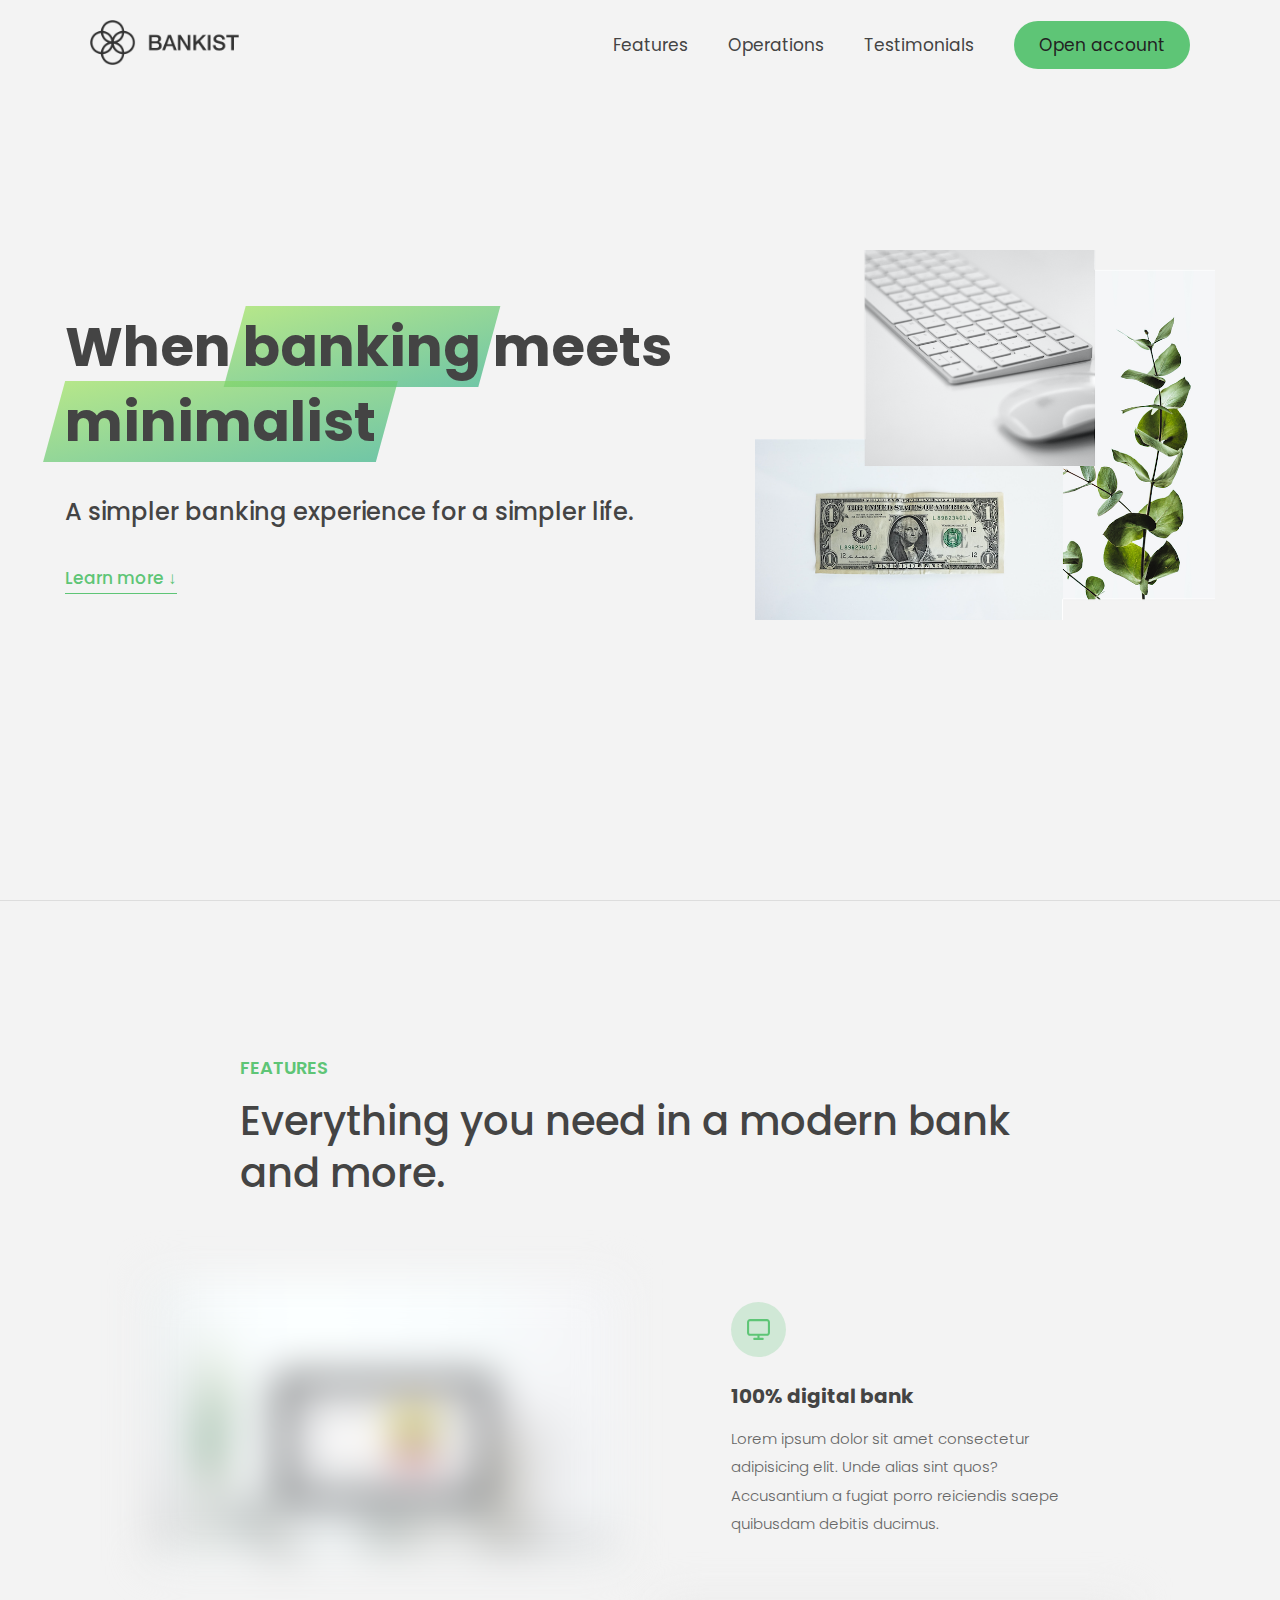
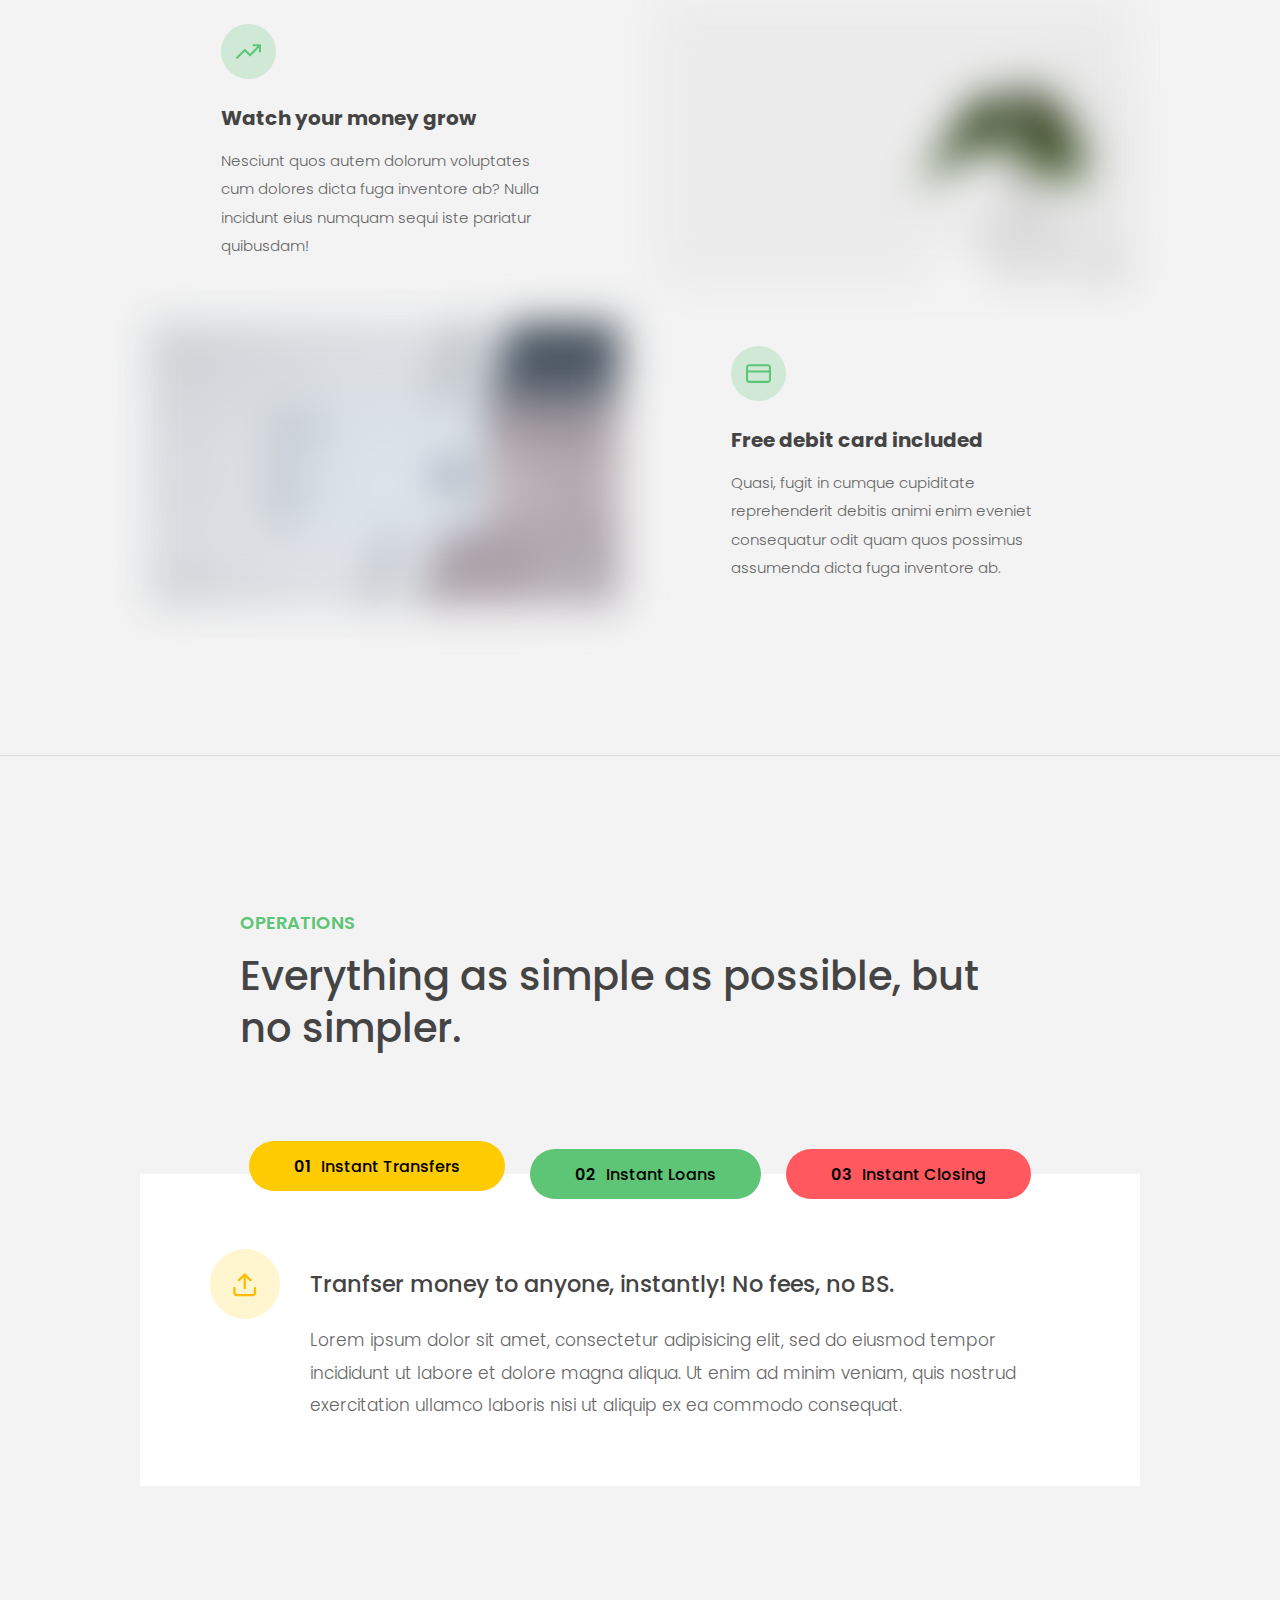
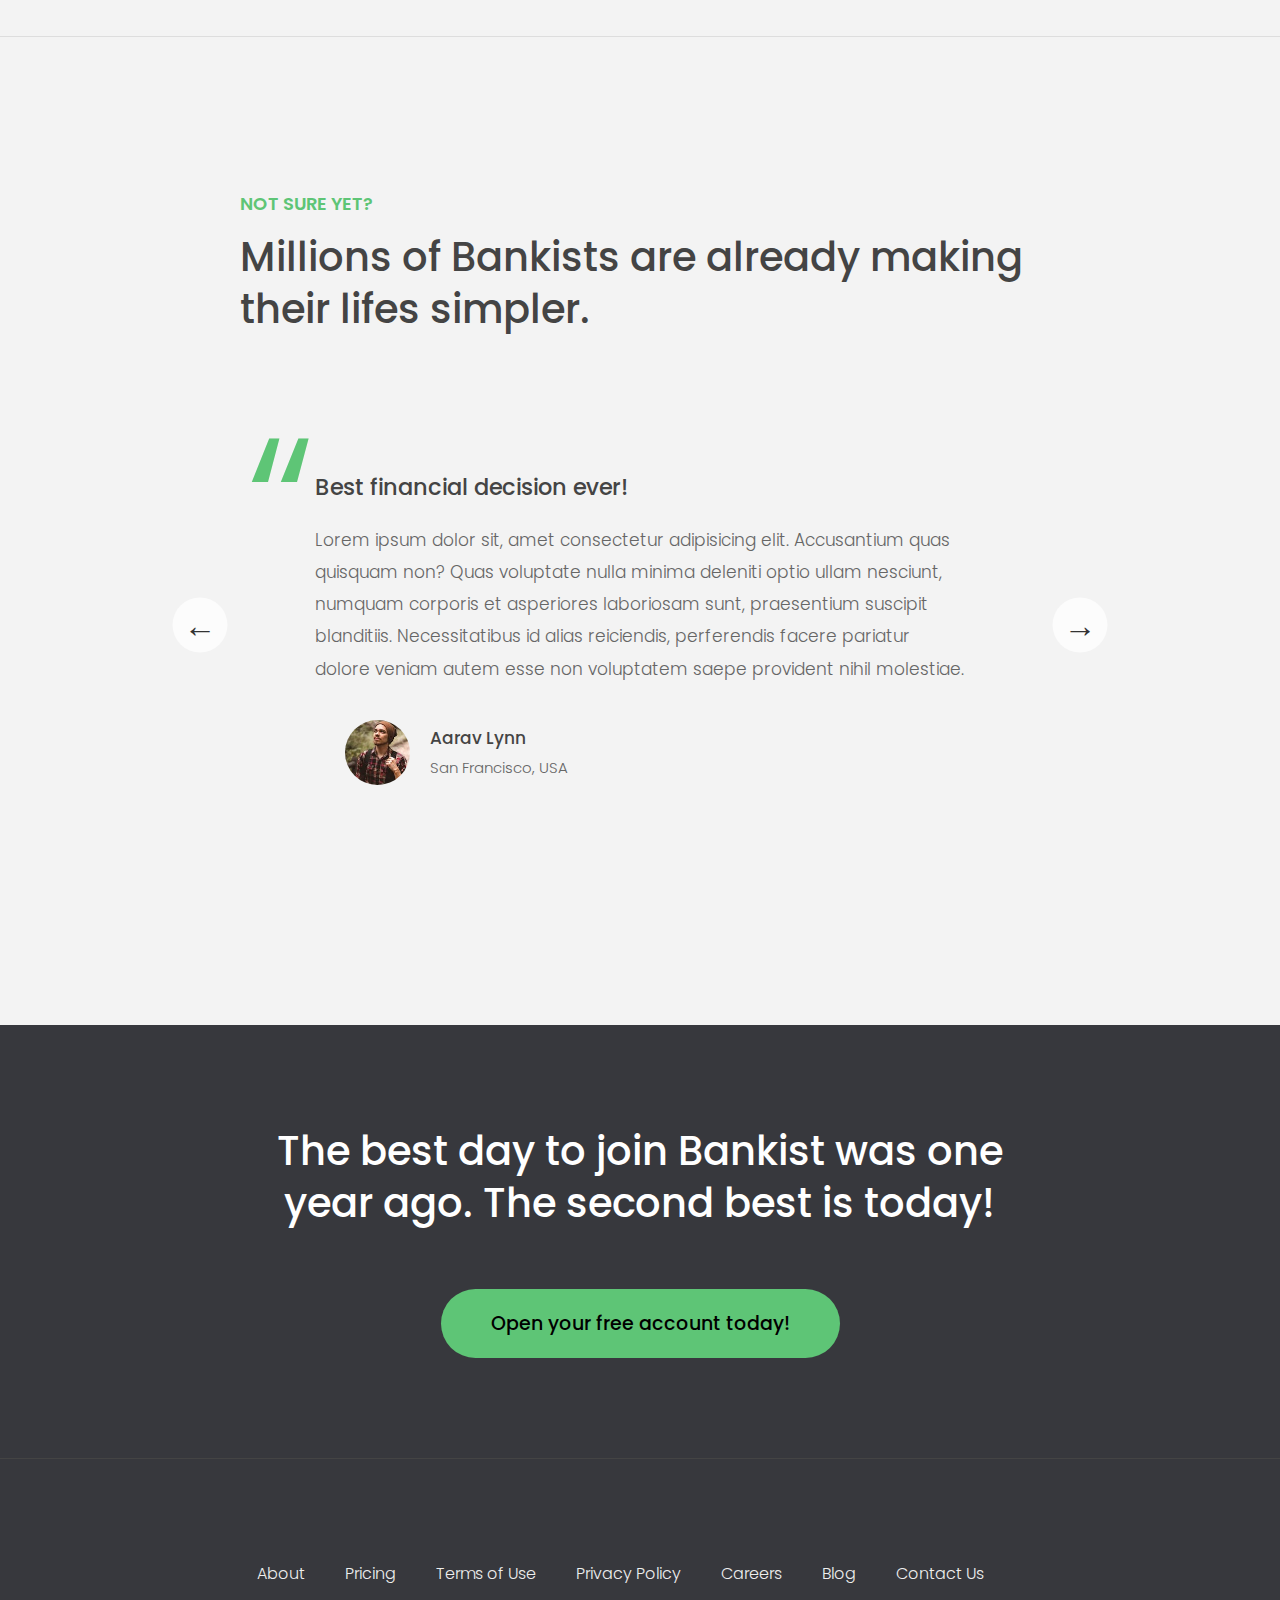
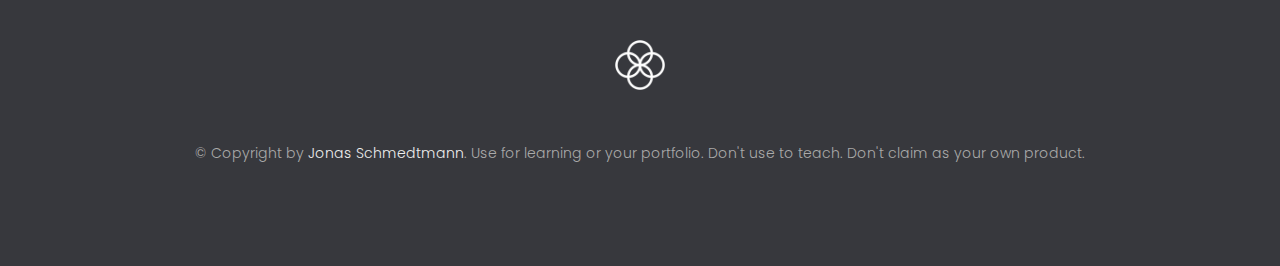
<file: abc/index.html>
<!DOCTYPE html>
<html lang="en">
  <head>
    <meta charset="UTF-8" />
    <meta name="viewport" content="width=device-width, initial-scale=1.0" />
    <meta http-equiv="X-UA-Compatible" content="ie=edge" />
    <link rel="shortcut icon" type="image/png" href="img/icon.png" />

    <link
      href="https://fonts.googleapis.com/css?family=Poppins:300,400,500,600&display=swap"
      rel="stylesheet"
    />
    <link rel="stylesheet" href="style.css" />
    <title>Bankist | When Banking meets Minimalist</title>
  </head>
  <body>
    <header class="header">
      <nav class="nav">
        <a href="#">
          <img
            src="img/logo.png"
            alt="Bankist logo"
            class="nav__logo"
            id="logo"
            designer="Harsh"
            data-version-number="3.0"
          />
        </a>
        <ul class="nav__links">
          <li class="nav__item">
            <a class="nav__link" href="#section--1">Features</a>
          </li>
          <li class="nav__item">
            <a class="nav__link" href="#section--2">Operations</a>
          </li>
          <li class="nav__item">
            <a class="nav__link" href="#section--3">Testimonials</a>
          </li>
          <li class="nav__item">
            <a class="nav__link nav__link--btn btn--show-modal" href="#"
              >Open account</a
            >
          </li>
        </ul>
      </nav>

      <div class="header__title">
        <h1>
          When
          <!-- Green highlight effect -->
          <span class="highlight">banking</span>
          meets<br />
          <span class="highlight">minimalist</span>
        </h1>
        <h4>A simpler banking experience for a simpler life.</h4>
        <button class="btn--text btn--scroll-to">Learn more &DownArrow;</button>
        <img
          src="img/hero.png"
          class="header__img"
          alt="Minimalist bank items"
        />
      </div>
    </header>

    <section class="section" id="section--1">
      <div class="section__title">
        <h2 class="section__description">Features</h2>
        <h3 class="section__header">
          Everything you need in a modern bank and more.
        </h3>
      </div>

      <div class="features">
        <img
          src="img/digital-lazy.jpg"
          data-src="img/digital.jpg"
          alt="Computer"
          class="features__img lazy-img"
        />
        <div class="features__feature">
          <div class="features__icon">
            <svg>
              <use xlink:href="img/icons.svg#icon-monitor"></use>
            </svg>
          </div>
          <h5 class="features__header">100% digital bank</h5>
          <p>
            Lorem ipsum dolor sit amet consectetur adipisicing elit. Unde alias
            sint quos? Accusantium a fugiat porro reiciendis saepe quibusdam
            debitis ducimus.
          </p>
        </div>

        <div class="features__feature">
          <div class="features__icon">
            <svg>
              <use xlink:href="img/icons.svg#icon-trending-up"></use>
            </svg>
          </div>
          <h5 class="features__header">Watch your money grow</h5>
          <p>
            Nesciunt quos autem dolorum voluptates cum dolores dicta fuga
            inventore ab? Nulla incidunt eius numquam sequi iste pariatur
            quibusdam!
          </p>
        </div>
        <img
          src="img/grow-lazy.jpg"
          data-src="img/grow.jpg"
          alt="Plant"
          class="features__img lazy-img"
        />

        <img
          src="img/card-lazy.jpg"
          data-src="img/card.jpg"
          alt="Credit card"
          class="features__img lazy-img"
        />
        <div class="features__feature">
          <div class="features__icon">
            <svg>
              <use xlink:href="img/icons.svg#icon-credit-card"></use>
            </svg>
          </div>
          <h5 class="features__header">Free debit card included</h5>
          <p>
            Quasi, fugit in cumque cupiditate reprehenderit debitis animi enim
            eveniet consequatur odit quam quos possimus assumenda dicta fuga
            inventore ab.
          </p>
        </div>
      </div>
    </section>

    <section class="section" id="section--2">
      <div class="section__title">
        <h2 class="section__description">Operations</h2>
        <h3 class="section__header">
          Everything as simple as possible, but no simpler.
        </h3>
      </div>

      <div class="operations">
        <div class="operations__tab-container">
          <button
            class="btn operations__tab operations__tab--1 operations__tab--active"
            data-tab="1"
          >
            <span>01</span>Instant Transfers
          </button>
          <button class="btn operations__tab operations__tab--2" data-tab="2">
            <span>02</span>Instant Loans
          </button>
          <button class="btn operations__tab operations__tab--3" data-tab="3">
            <span>03</span>Instant Closing
          </button>
        </div>
        <div
          class="operations__content operations__content--1 operations__content--active"
        >
          <div class="operations__icon operations__icon--1">
            <svg>
              <use xlink:href="img/icons.svg#icon-upload"></use>
            </svg>
          </div>
          <h5 class="operations__header">
            Tranfser money to anyone, instantly! No fees, no BS.
          </h5>
          <p>
            Lorem ipsum dolor sit amet, consectetur adipisicing elit, sed do
            eiusmod tempor incididunt ut labore et dolore magna aliqua. Ut enim
            ad minim veniam, quis nostrud exercitation ullamco laboris nisi ut
            aliquip ex ea commodo consequat.
          </p>
        </div>

        <div class="operations__content operations__content--2">
          <div class="operations__icon operations__icon--2">
            <svg>
              <use xlink:href="img/icons.svg#icon-home"></use>
            </svg>
          </div>
          <h5 class="operations__header">
            Buy a home or make your dreams come true, with instant loans.
          </h5>
          <p>
            Duis aute irure dolor in reprehenderit in voluptate velit esse
            cillum dolore eu fugiat nulla pariatur. Excepteur sint occaecat
            cupidatat non proident, sunt in culpa qui officia deserunt mollit
            anim id est laborum.
          </p>
        </div>
        <div class="operations__content operations__content--3">
          <div class="operations__icon operations__icon--3">
            <svg>
              <use xlink:href="img/icons.svg#icon-user-x"></use>
            </svg>
          </div>
          <h5 class="operations__header">
            No longer need your account? No problem! Close it instantly.
          </h5>
          <p>
            Excepteur sint occaecat cupidatat non proident, sunt in culpa qui
            officia deserunt mollit anim id est laborum. Ut enim ad minim
            veniam, quis nostrud exercitation ullamco laboris nisi ut aliquip ex
            ea commodo consequat.
          </p>
        </div>
      </div>
    </section>

    <section class="section" id="section--3">
      <div class="section__title section__title--testimonials">
        <h2 class="section__description">Not sure yet?</h2>
        <h3 class="section__header">
          Millions of Bankists are already making their lifes simpler.
        </h3>
      </div>

      <div class="slider">
        <div class="slide slide--1">
          <div class="testimonial">
            <h5 class="testimonial__header">Best financial decision ever!</h5>
            <blockquote class="testimonial__text">
              Lorem ipsum dolor sit, amet consectetur adipisicing elit.
              Accusantium quas quisquam non? Quas voluptate nulla minima
              deleniti optio ullam nesciunt, numquam corporis et asperiores
              laboriosam sunt, praesentium suscipit blanditiis. Necessitatibus
              id alias reiciendis, perferendis facere pariatur dolore veniam
              autem esse non voluptatem saepe provident nihil molestiae.
            </blockquote>
            <address class="testimonial__author">
              <img src="img/user-1.jpg" alt="" class="testimonial__photo" />
              <h6 class="testimonial__name">Aarav Lynn</h6>
              <p class="testimonial__location">San Francisco, USA</p>
            </address>
          </div>
        </div>

        <div class="slide slide--2">
          <div class="testimonial">
            <h5 class="testimonial__header">
              The last step to becoming a complete minimalist
            </h5>
            <blockquote class="testimonial__text">
              Quisquam itaque deserunt ullam, quia ea repellendus provident,
              ducimus neque ipsam modi voluptatibus doloremque, corrupti
              laborum. Incidunt numquam perferendis veritatis neque repellendus.
              Lorem, ipsum dolor sit amet consectetur adipisicing elit. Illo
              deserunt exercitationem deleniti.
            </blockquote>
            <address class="testimonial__author">
              <img src="img/user-2.jpg" alt="" class="testimonial__photo" />
              <h6 class="testimonial__name">Miyah Miles</h6>
              <p class="testimonial__location">London, UK</p>
            </address>
          </div>
        </div>

        <div class="slide slide--3">
          <div class="testimonial">
            <h5 class="testimonial__header">
              Finally free from old-school banks
            </h5>
            <blockquote class="testimonial__text">
              Debitis, nihil sit minus suscipit magni aperiam vel tenetur
              incidunt commodi architecto numquam omnis nulla autem,
              necessitatibus blanditiis modi similique quidem. Odio aliquam
              culpa dicta beatae quod maiores ipsa minus consequatur error sunt,
              deleniti saepe aliquid quos inventore sequi. Necessitatibus id
              alias reiciendis, perferendis facere.
            </blockquote>
            <address class="testimonial__author">
              <img src="img/user-3.jpg" alt="" class="testimonial__photo" />
              <h6 class="testimonial__name">Francisco Gomes</h6>
              <p class="testimonial__location">Lisbon, Portugal</p>
            </address>
          </div>
        </div>

        <!-- <div class="slide"><img src="img/img-1.jpg" alt="Photo 1" /></div>
        <div class="slide"><img src="img/img-2.jpg" alt="Photo 2" /></div>
        <div class="slide"><img src="img/img-3.jpg" alt="Photo 3" /></div>
        <div class="slide"><img src="img/img-4.jpg" alt="Photo 4" /></div> -->
        <button class="slider__btn slider__btn--left">&larr;</button>
        <button class="slider__btn slider__btn--right">&rarr;</button>
        <div class="dots"></div>
      </div>
    </section>

    <section class="section section--sign-up">
      <div class="section__title">
        <h3 class="section__header">
          The best day to join Bankist was one year ago. The second best is
          today!
        </h3>
      </div>
      <button class="btn btn--show-modal">Open your free account today!</button>
    </section>

    <footer class="footer">
      <ul class="footer__nav">
        <li class="footer__item">
          <a class="footer__link" href="#">About</a>
        </li>
        <li class="footer__item">
          <a class="footer__link" href="#">Pricing</a>
        </li>
        <li class="footer__item">
          <a class="footer__link" href="#">Terms of Use</a>
        </li>
        <li class="footer__item">
          <a class="footer__link" href="#">Privacy Policy</a>
        </li>
        <li class="footer__item">
          <a class="footer__link" href="#">Careers</a>
        </li>
        <li class="footer__item">
          <a class="footer__link" href="#">Blog</a>
        </li>
        <li class="footer__item">
          <a class="footer__link" href="#">Contact Us</a>
        </li>
      </ul>
      <img src="img/icon.png" alt="Logo" class="footer__logo" />
      <p class="footer__copyright">
        &copy; Copyright by
        <a
          class="footer__link twitter-link"
          target="_blank"
          href="https://twitter.com/jonasschmedtman"
          >Jonas Schmedtmann</a
        >. Use for learning or your portfolio. Don't use to teach. Don't claim
        as your own product.
      </p>
    </footer>

    <div class="modal hidden">
      <button class="btn--close-modal">&times;</button>
      <h2 class="modal__header">
        Open your bank account <br />
        in just <span class="highlight">5 minutes</span>
      </h2>
      <form class="modal__form">
        <label>First Name</label>
        <input type="text" />
        <label>Last Name</label>
        <input type="text" />
        <label>Email Address</label>
        <input type="email" />
        <button class="btn">Next step &rarr;</button>
      </form>
    </div>
    <div class="overlay hidden"></div>

    <script src="script.js"></script>
  </body>
</html>
</file>
<file: abc/style.css>
:root {
    --color-primary: #5ec576;
    --color-secondary: #ffcb03;
    --color-tertiary: #ff585f;
    --color-primary-darker: #4bbb7d;
    --color-secondary-darker: #ffbb00;
    --color-tertiary-darker: #fd424b;
    --color-primary-opacity: #5ec5763a;
    --color-secondary-opacity: #ffcd0331;
    --color-tertiary-opacity: #ff58602d;
    --gradient-primary: linear-gradient(to top left, #39b385, #9be15d);
    --gradient-secondary: linear-gradient(to top left, #ffb003, #ffcb03);
  }
  
  * {
    margin: 0;
    padding: 0;
    box-sizing: inherit;
  }
  
  html {
    font-size: 62.5%;
    box-sizing: border-box;
  }
  
  body {
    font-family: 'Poppins', sans-serif;
    font-weight: 300;
    color: #444;
    line-height: 1.9;
    background-color: #f3f3f3;
  }
  .nav__logo {
    transition: all 0.3s ease-in-out;
  }
  
  /* GENERAL ELEMENTS */
  .section {
    padding: 15rem 3rem;
    border-top: 1px solid #ddd;
  
    transition: transform 1s, opacity 1s;
  }
  
  .section--hidden {
    opacity: 0;
    transform: translateY(8rem);
  }
  
  .section__title {
    max-width: 80rem;
    margin: 0 auto 8rem auto;
  }
  
  .section__description {
    font-size: 1.8rem;
    font-weight: 600;
    text-transform: uppercase;
    color: var(--color-primary);
    margin-bottom: 1rem;
  }
  
  .section__header {
    font-size: 4rem;
    line-height: 1.3;
    font-weight: 500;
  }
  
  .btn {
    display: inline-block;
    background-color: var(--color-primary);
    font-size: 1.6rem;
    font-family: inherit;
    font-weight: 500;
    border: none;
    padding: 1.25rem 4.5rem;
    border-radius: 10rem;
    cursor: pointer;
    transition: all 0.3s;
  }
  
  .btn:hover {
    background-color: var(--color-primary-darker);
  }
  
  .btn--text {
    display: inline-block;
    background: none;
    font-size: 1.7rem;
    font-family: inherit;
    font-weight: 500;
    color: var(--color-primary);
    border: none;
    border-bottom: 1px solid currentColor;
    padding-bottom: 2px;
    cursor: pointer;
    transition: all 0.3s;
  }
  
  p {
    color: #666;
  }
  
  /* This is BAD for accessibility! Don't do in the real world! */
  button:focus {
    outline: none;
  }
  
  img {
    transition: filter 0.5s;
  }
  
  .lazy-img {
    filter: blur(20px);
  }
  
  /* NAVIGATION */
  .nav {
    display: flex;
    justify-content: space-between;
    align-items: center;
    height: 9rem;
    width: 100%;
    padding: 0 6rem;
    z-index: 100;
  }
  
  /* nav and stickly class at the same time */
  .nav.sticky {
    position: fixed;
    background-color: rgba(255, 255, 255, 0.95);
  }
  
  .nav__logo {
    height: 4.5rem;
    transition: all 0.3s;
  }
  
  .nav__links {
    display: flex;
    align-items: center;
    list-style: none;
  }
  
  .nav__item {
    margin-left: 4rem;
  }
  
  .nav__link:link,
  .nav__link:visited {
    font-size: 1.7rem;
    font-weight: 400;
    color: inherit;
    text-decoration: none;
    display: block;
    transition: all 0.3s;
  }
  
  .nav__link--btn:link,
  .nav__link--btn:visited {
    padding: 0.8rem 2.5rem;
    border-radius: 3rem;
    background-color: var(--color-primary);
    color: #222;
  }
  
  .nav__link--btn:hover,
  .nav__link--btn:active {
    color: inherit;
    background-color: var(--color-primary-darker);
    color: #333;
  }
  
  /* HEADER */
  .header {
    padding: 0 3rem;
    height: 100vh;
    display: flex;
    flex-direction: column;
    align-items: center;
  }
  
  .header__title {
    flex: 1;
  
    max-width: 115rem;
    display: grid;
    grid-template-columns: 3fr 2fr;
    row-gap: 3rem;
    align-content: center;
    justify-content: center;
  
    align-items: start;
    justify-items: start;
  }
  
  h1 {
    font-size: 5.5rem;
    line-height: 1.35;
  }
  
  h4 {
    font-size: 2.4rem;
    font-weight: 500;
  }
  
  .header__img {
    width: 100%;
    grid-column: 2 / 3;
    grid-row: 1 / span 4;
    transform: translateY(-6rem);
  }
  
  .highlight {
    position: relative;
  }
  
  .highlight::after {
    display: block;
    content: '';
    position: absolute;
    bottom: 0;
    left: 0;
    height: 100%;
    width: 100%;
    z-index: -1;
    opacity: 0.7;
    transform: scale(1.07, 1.05) skewX(-15deg);
    background-image: var(--gradient-primary);
  }
  
  /* FEATURES */
  .features {
    display: grid;
    grid-template-columns: 1fr 1fr;
    gap: 4rem;
    margin: 0 12rem;
  }
  
  .features__img {
    width: 100%;
  }
  
  .features__feature {
    align-self: center;
    justify-self: center;
    width: 70%;
    font-size: 1.5rem;
  }
  
  .features__icon {
    display: flex;
    align-items: center;
    justify-content: center;
    background-color: var(--color-primary-opacity);
    height: 5.5rem;
    width: 5.5rem;
    border-radius: 50%;
    margin-bottom: 2rem;
  }
  
  .features__icon svg {
    height: 2.5rem;
    width: 2.5rem;
    fill: var(--color-primary);
  }
  
  .features__header {
    font-size: 2rem;
    margin-bottom: 1rem;
  }
  
  /* OPERATIONS */
  .operations {
    max-width: 100rem;
    margin: 12rem auto 0 auto;
  
    background-color: #fff;
  }
  
  .operations__tab-container {
    display: flex;
    justify-content: center;
  }
  
  .operations__tab {
    margin-right: 2.5rem;
    transform: translateY(-50%);
  }
  
  .operations__tab span {
    margin-right: 1rem;
    font-weight: 600;
    display: inline-block;
  }
  
  .operations__tab--1 {
    background-color: var(--color-secondary);
  }
  
  .operations__tab--1:hover {
    background-color: var(--color-secondary-darker);
  }
  
  .operations__tab--3 {
    background-color: var(--color-tertiary);
    margin: 0;
  }
  
  .operations__tab--3:hover {
    background-color: var(--color-tertiary-darker);
  }
  
  .operations__tab--active {
    transform: translateY(-66%);
  }
  
  .operations__content {
    display: none;
  
    /* JUST PRESENTATIONAL */
    font-size: 1.7rem;
    padding: 2.5rem 7rem 6.5rem 7rem;
  }
  
  .operations__content--active {
    display: grid;
    grid-template-columns: 7rem 1fr;
    column-gap: 3rem;
    row-gap: 0.5rem;
  }
  
  .operations__header {
    font-size: 2.25rem;
    font-weight: 500;
    align-self: center;
  }
  
  .operations__icon {
    display: flex;
    align-items: center;
    justify-content: center;
    height: 7rem;
    width: 7rem;
    border-radius: 50%;
  }
  
  .operations__icon svg {
    height: 2.75rem;
    width: 2.75rem;
  }
  
  .operations__content p {
    grid-column: 2;
  }
  
  .operations__icon--1 {
    background-color: var(--color-secondary-opacity);
  }
  .operations__icon--2 {
    background-color: var(--color-primary-opacity);
  }
  .operations__icon--3 {
    background-color: var(--color-tertiary-opacity);
  }
  .operations__icon--1 svg {
    fill: var(--color-secondary-darker);
  }
  .operations__icon--2 svg {
    fill: var(--color-primary);
  }
  .operations__icon--3 svg {
    fill: var(--color-tertiary);
  }
  
  /* SLIDER */
  .slider {
    max-width: 100rem;
    height: 50rem;
    margin: 0 auto;
    position: relative;
  
    /* IN THE END */
    overflow: hidden;
  }
  
  .slide {
    position: absolute;
    top: 0;
    width: 100%;
    height: 50rem;
  
    display: flex;
    align-items: center;
    justify-content: center;
  
    /* THIS creates the animation! */
    transition: transform 1s;
  }
  
  .slide > img {
    /* Only for images that have different size than slide */
    width: 100%;
    height: 100%;
    object-fit: cover;
  }
  
  .slider__btn {
    position: absolute;
    top: 50%;
    z-index: 10;
  
    border: none;
    background: rgba(255, 255, 255, 0.7);
    font-family: inherit;
    color: #333;
    border-radius: 50%;
    height: 5.5rem;
    width: 5.5rem;
    font-size: 3.25rem;
    cursor: pointer;
  }
  
  .slider__btn--left {
    left: 6%;
    transform: translate(-50%, -50%);
  }
  
  .slider__btn--right {
    right: 6%;
    transform: translate(50%, -50%);
  }
  
  .dots {
    position: absolute;
    bottom: 5%;
    left: 50%;
    transform: translateX(-50%);
    display: flex;
  }
  
  .dots__dot {
    border: none;
    background-color: #b9b9b9;
    opacity: 0.7;
    height: 1rem;
    width: 1rem;
    border-radius: 50%;
    margin-right: 1.75rem;
    cursor: pointer;
    transition: all 0.5s;
  
  
  }
  
  .dots__dot:last-child {
    margin: 0;
  }
  
  .dots__dot--active {
    /* background-color: #fff; */
    background-color: #888;
    opacity: 1;
  }
  
  /* TESTIMONIALS */
  .testimonial {
    width: 65%;
    position: relative;
  }
  
  .testimonial::before {
    content: '\201C';
    position: absolute;
    top: -5.7rem;
    left: -6.8rem;
    line-height: 1;
    font-size: 20rem;
    font-family: inherit;
    color: var(--color-primary);
    z-index: -1;
  }
  
  .testimonial__header {
    font-size: 2.25rem;
    font-weight: 500;
    margin-bottom: 1.5rem;
  }
  
  .testimonial__text {
    font-size: 1.7rem;
    margin-bottom: 3.5rem;
    color: #666;
  }
  
  .testimonial__author {
    margin-left: 3rem;
    font-style: normal;
  
    display: grid;
    grid-template-columns: 6.5rem 1fr;
    column-gap: 2rem;
  }
  
  .testimonial__photo {
    grid-row: 1 / span 2;
    width: 6.5rem;
    border-radius: 50%;
  }
  
  .testimonial__name {
    font-size: 1.7rem;
    font-weight: 500;
    align-self: end;
    margin: 0;
  }
  
  .testimonial__location {
    font-size: 1.5rem;
  }
  
  .section__title--testimonials {
    margin-bottom: 4rem;
  }
  
  /* SIGNUP */
  .section--sign-up {
    background-color: #37383d;
    border-top: none;
    border-bottom: 1px solid #444;
    text-align: center;
    padding: 10rem 3rem;
  }
  
  .section--sign-up .section__header {
    color: #fff;
    text-align: center;
  }
  
  .section--sign-up .section__title {
    margin-bottom: 6rem;
  }
  
  .section--sign-up .btn {
    font-size: 1.9rem;
    padding: 2rem 5rem;
  }
  
  /* FOOTER */
  .footer {
    padding: 10rem 3rem;
    background-color: #37383d;
  }
  
  .footer__nav {
    list-style: none;
    display: flex;
    justify-content: center;
    margin-bottom: 5rem;
  }
  
  .footer__item {
    margin-right: 4rem;
  }
  
  .footer__link {
    font-size: 1.6rem;
    color: #eee;
    text-decoration: none;
  }
  
  .footer__logo {
    height: 5rem;
    display: block;
    margin: 0 auto;
    margin-bottom: 5rem;
  }
  
  .footer__copyright {
    font-size: 1.4rem;
    color: #aaa;
    text-align: center;
  }
  
  .footer__copyright .footer__link {
    font-size: 1.4rem;
  }
  
  /* MODAL WINDOW */
  .modal {
    position: fixed;
    top: 50%;
    left: 50%;
    transform: translate(-50%, -50%);
    max-width: 60rem;
    background-color: #f3f3f3;
    padding: 5rem 6rem;
    box-shadow: 0 4rem 6rem rgba(0, 0, 0, 0.3);
    z-index: 1000;
    transition: all 0.5s;
  }
  
  .overlay {
    position: fixed;
    top: 0;
    left: 0;
    width: 100%;
    height: 100%;
    background-color: rgba(0, 0, 0, 0.5);
    backdrop-filter: blur(4px);
    z-index: 100;
    transition: all 0.5s;
  }
  
  .modal__header {
    font-size: 3.25rem;
    margin-bottom: 4.5rem;
    line-height: 1.5;
  }
  
  .modal__form {
    margin: 0 3rem;
    display: grid;
    grid-template-columns: 1fr 2fr;
    align-items: center;
    gap: 2.5rem;
  }
  
  .modal__form label {
    font-size: 1.7rem;
    font-weight: 500;
  }
  
  .modal__form input {
    font-size: 1.7rem;
    padding: 1rem 1.5rem;
    border: 1px solid #ddd;
    border-radius: 0.5rem;
  }
  
  .modal__form button {
    grid-column: 1 / span 2;
    justify-self: center;
    margin-top: 1rem;
  }
  
  .btn--close-modal {
    font-family: inherit;
    color: inherit;
    position: absolute;
    top: 0.5rem;
    right: 2rem;
    font-size: 4rem;
    cursor: pointer;
    border: none;
    background: none;
  }
  
  .hidden {
    visibility: hidden;
    opacity: 0;
  }
  
  /* COOKIE MESSAGE */
  .cookie-message {
    display: flex;
    align-items: center;
    justify-content: space-evenly;
    width: 100%;
    background-color: white;
    color: #bbb;
    font-size: 1.5rem;
    font-weight: 400;
  }
</file>
